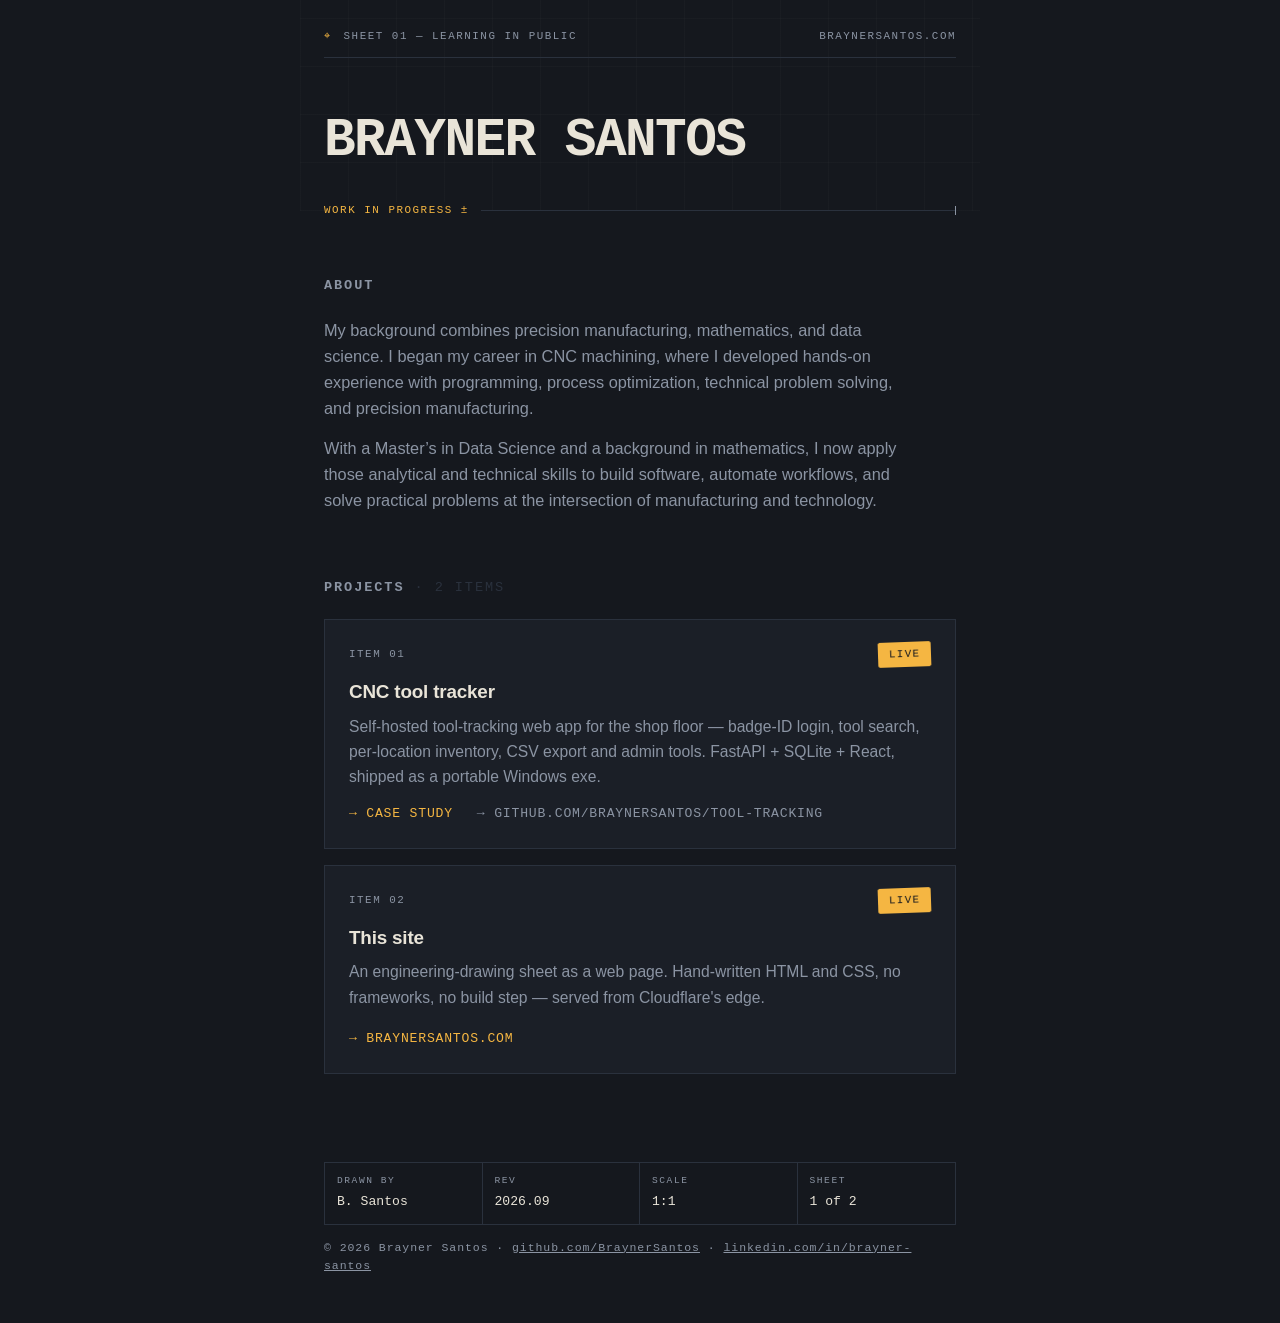
<file: index.html>
<!DOCTYPE html>
<html lang="en">
<head>
  <meta charset="utf-8">
  <meta name="viewport" content="width=device-width, initial-scale=1">
  <title>Brayner Santos</title>
  <meta name="description" content="Brayner Santos — learning in public, building things with code.">
  <link rel="stylesheet" href="styles.css">
  <link rel="icon" type="image/svg+xml" href="assets/favicon.svg">
  <meta property="og:title" content="Brayner Santos">
  <meta property="og:description" content="Learning in public — building things with code.">
  <meta property="og:url" content="https://braynersantos.com">
</head>
<body>
  <header class="hero">
    <div class="sheet-head">
      <span class="mark">⌖</span>
      <span class="sheet-label">SHEET 01 — LEARNING IN PUBLIC</span>
      <span class="sheet-label right">BRAYNERSANTOS.COM</span>
    </div>

    <h1>Brayner&nbsp;Santos</h1>

    <div class="dim"><span>WORK IN PROGRESS ±</span></div>
  </header>

  <main>
    <section class="about">
      <h2>About</h2>
      <p>My background combines precision manufacturing, mathematics, and data
         science. I began my career in CNC machining, where I developed
         hands-on experience with programming, process optimization, technical
         problem solving, and precision manufacturing.</p>
      <p>With a Master&rsquo;s in Data Science and a background in mathematics,
         I now apply those analytical and technical skills to build software,
         automate workflows, and solve practical problems at the intersection
         of manufacturing and technology.</p>
    </section>

    <section class="projects">
      <h2>Projects <span class="count">· 2 items</span></h2>
      <ul class="project-list">
        <li class="project-card">
          <div class="card-head">
            <span class="item-no">ITEM 01</span>
            <span class="stamp live">Live</span>
          </div>
          <h3>CNC tool tracker</h3>
          <p>Self-hosted tool-tracking web app for the shop floor — badge-ID
             login, tool search, per-location inventory, CSV export and admin
             tools. FastAPI + SQLite + React, shipped as a portable Windows exe.</p>
          <div class="card-links">
            <a class="card-link" href="projects/cnc-tool-inventory/">→ Case study</a>
            <a class="card-link secondary" href="https://github.com/BraynerSantos/tool-tracking">→ github.com/BraynerSantos/tool-tracking</a>
          </div>
        </li>
        <li class="project-card">
          <div class="card-head">
            <span class="item-no">ITEM 02</span>
            <span class="stamp live">Live</span>
          </div>
          <h3>This site</h3>
          <p>An engineering-drawing sheet as a web page. Hand-written HTML and
             CSS, no frameworks, no build step — served from Cloudflare's edge.</p>
          <a class="card-link" href="https://braynersantos.com">→ braynersantos.com</a>
        </li>
      </ul>
    </section>
  </main>

  <footer>
    <div class="titleblock">
      <div><span class="tb-label">Drawn by</span><span class="tb-value">B. Santos</span></div>
      <div><span class="tb-label">Rev</span><span class="tb-value">2026.09</span></div>
      <div><span class="tb-label">Scale</span><span class="tb-value">1:1</span></div>
      <div><span class="tb-label">Sheet</span><span class="tb-value">1 of 2</span></div>
    </div>
    <p class="colophon">© 2026 Brayner Santos · <a href="https://github.com/BraynerSantos">github.com/BraynerSantos</a> · <a href="https://www.linkedin.com/in/brayner-santos/">linkedin.com/in/brayner-santos</a></p>
  </footer>
</body>
</html>
</file>
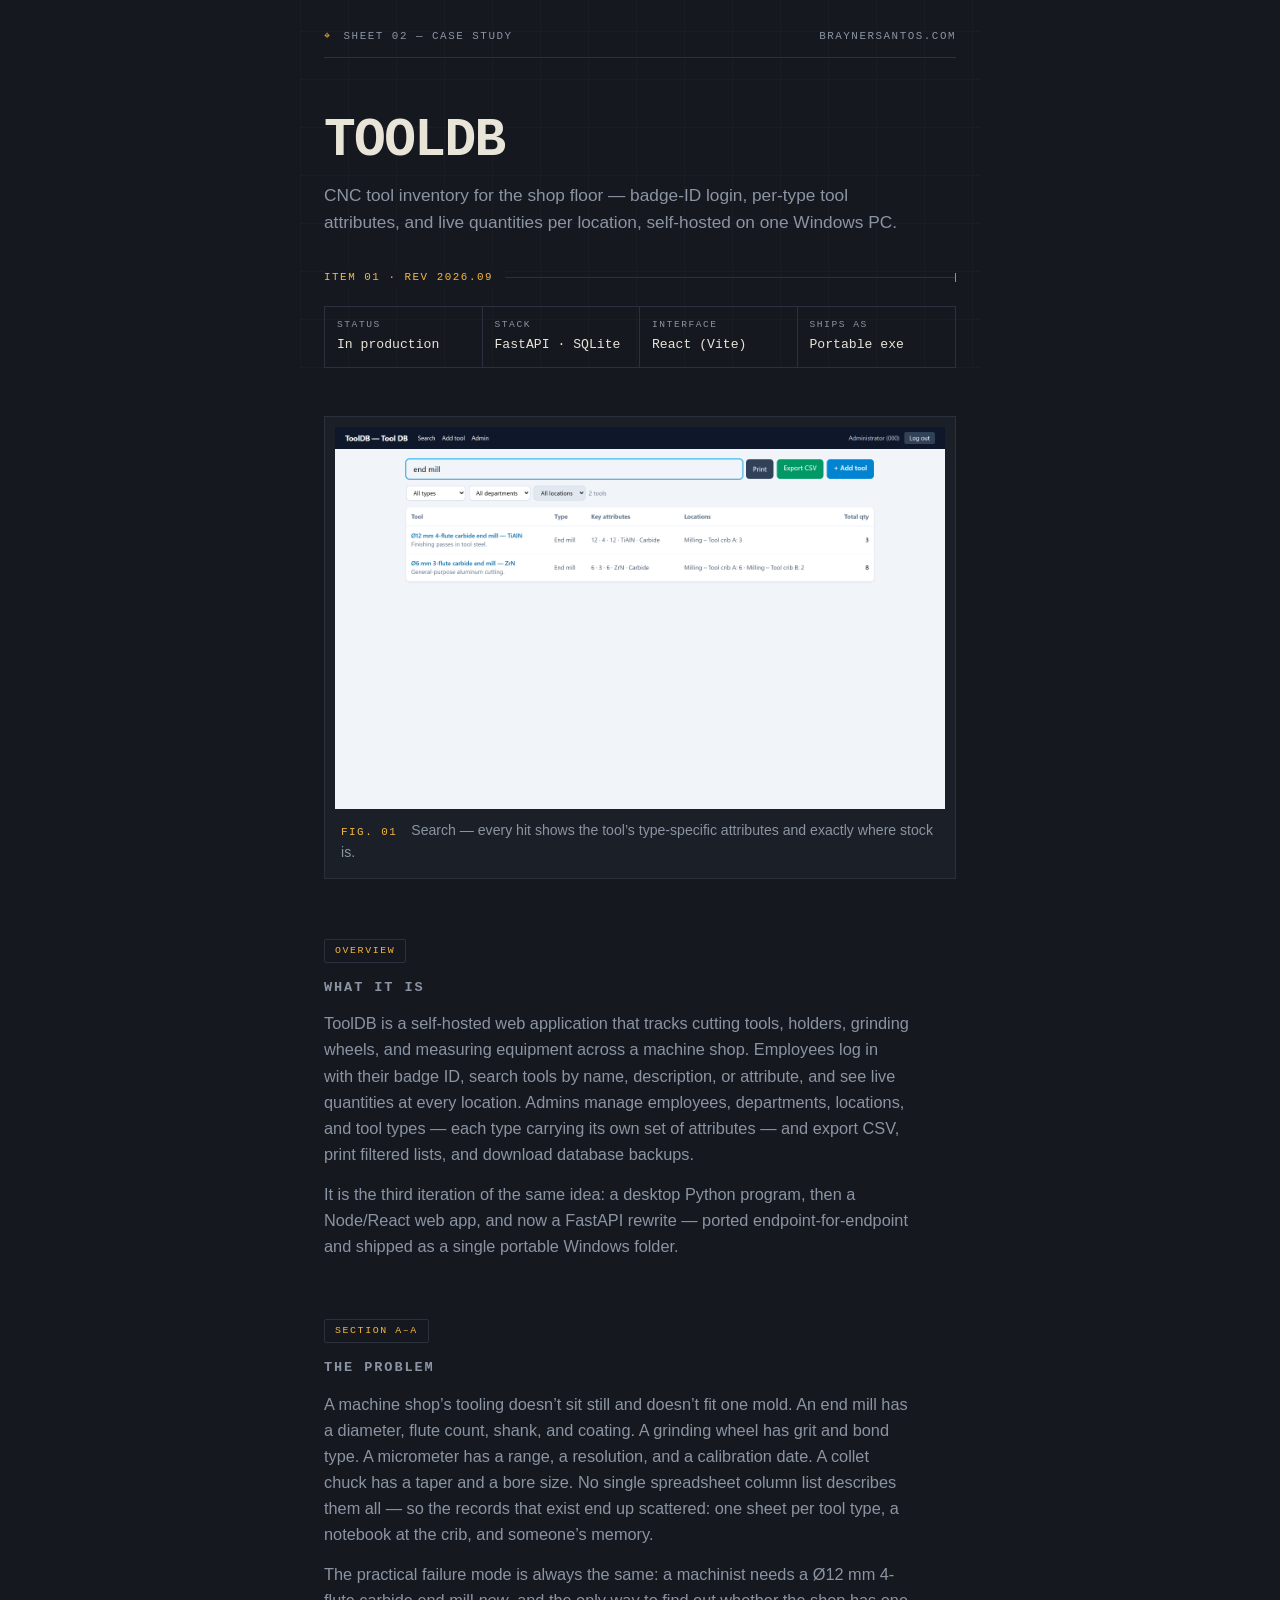
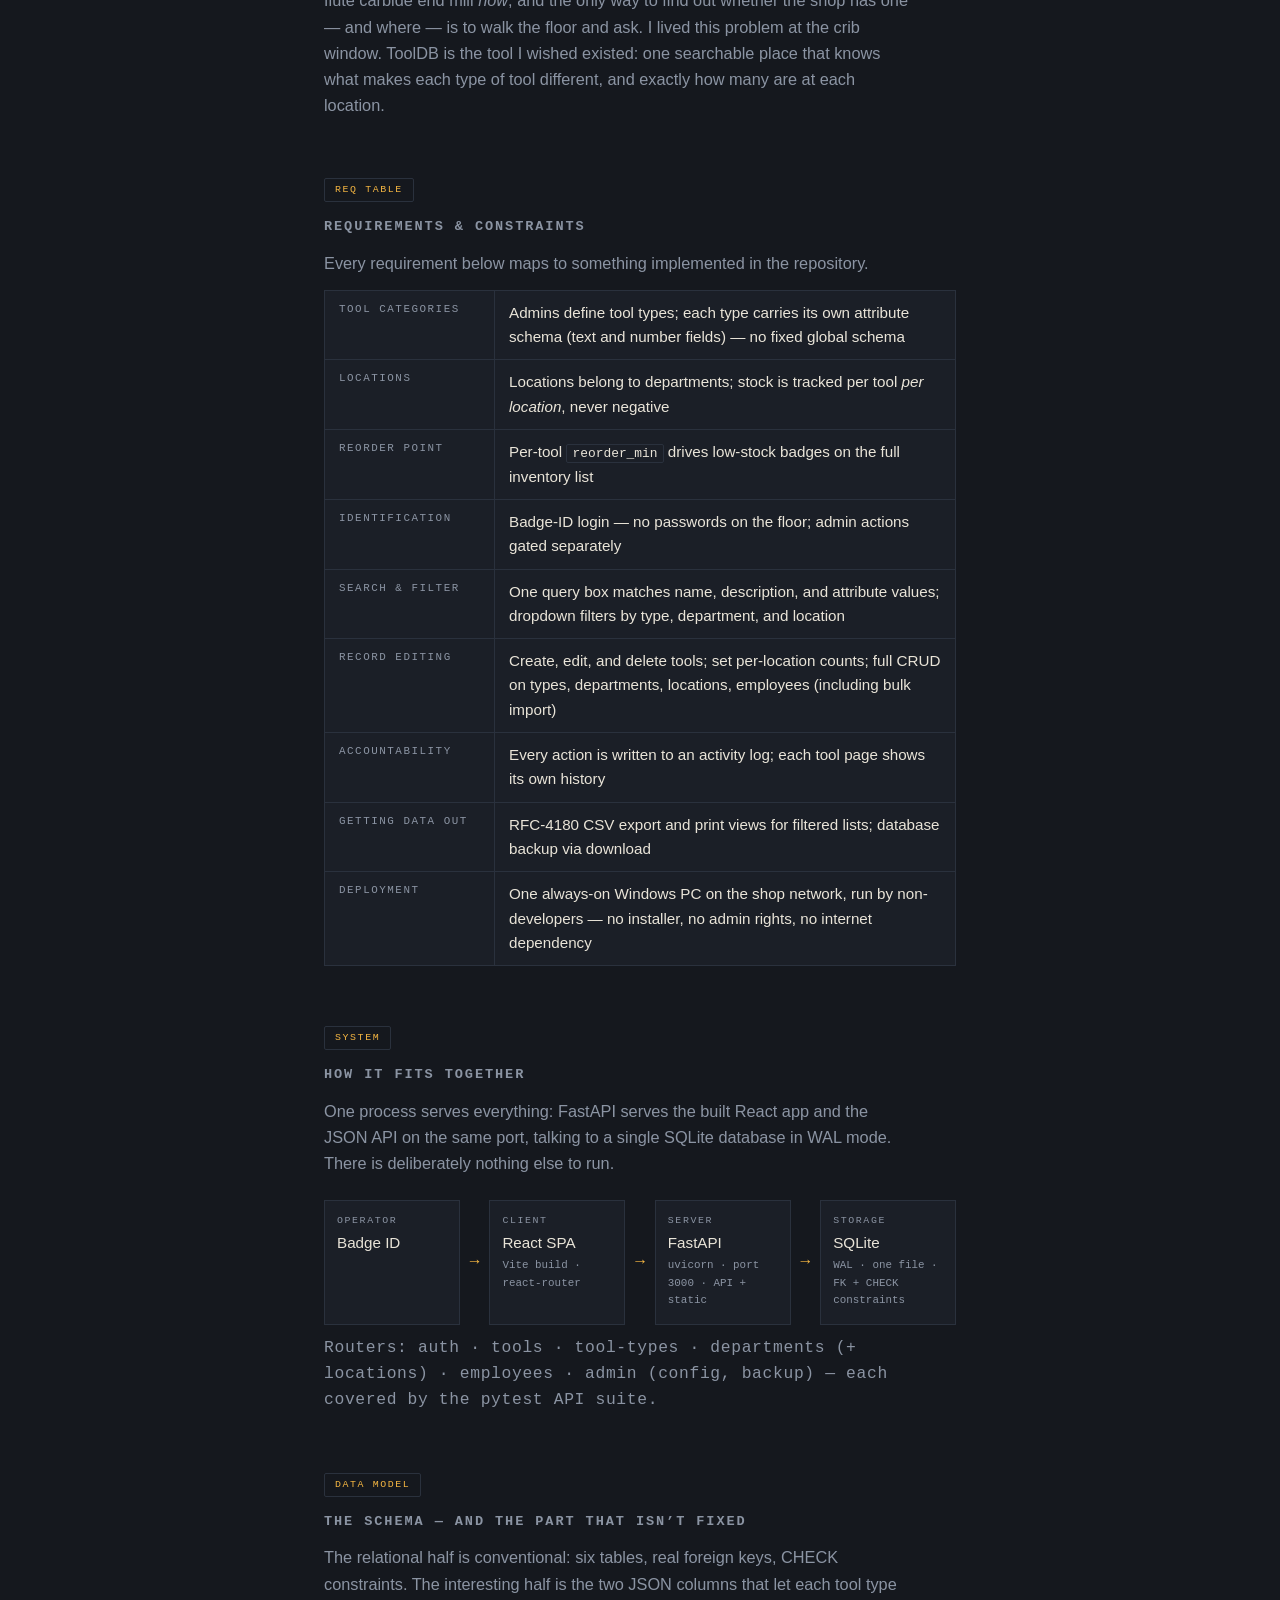
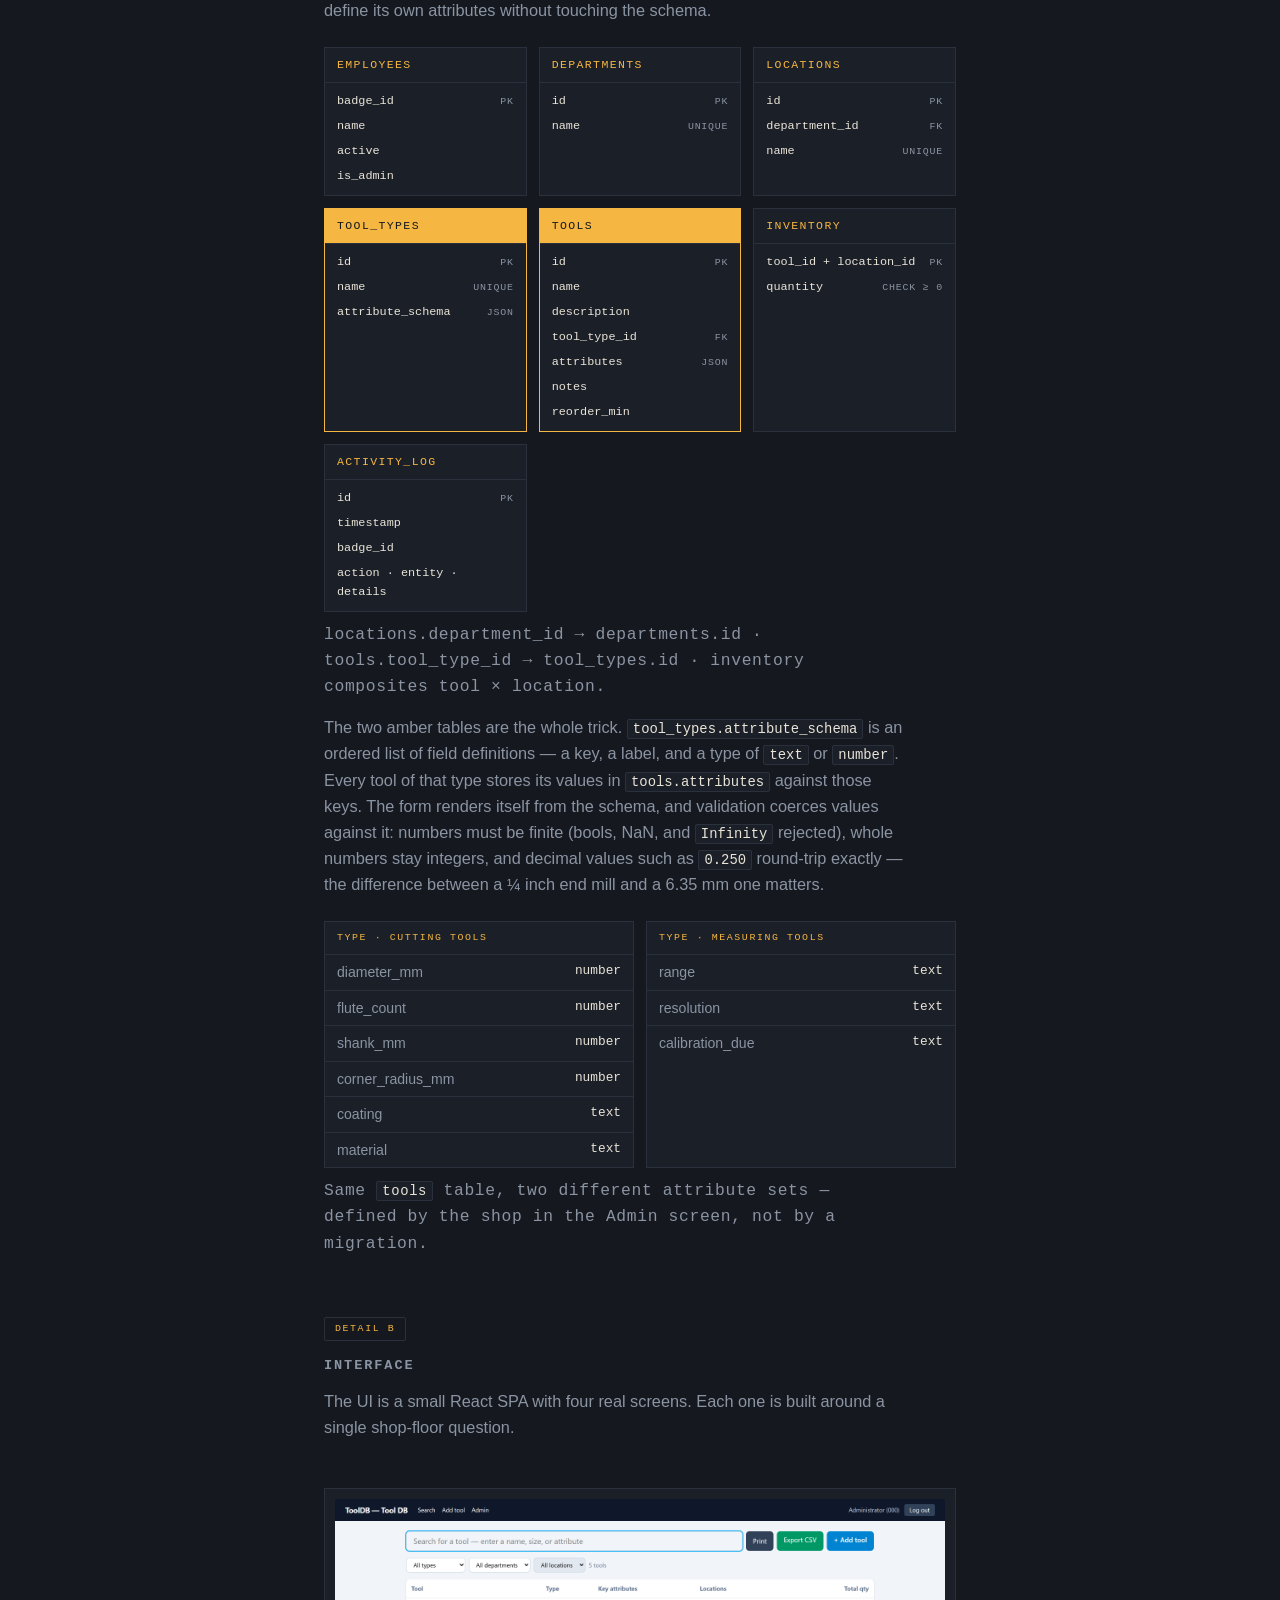
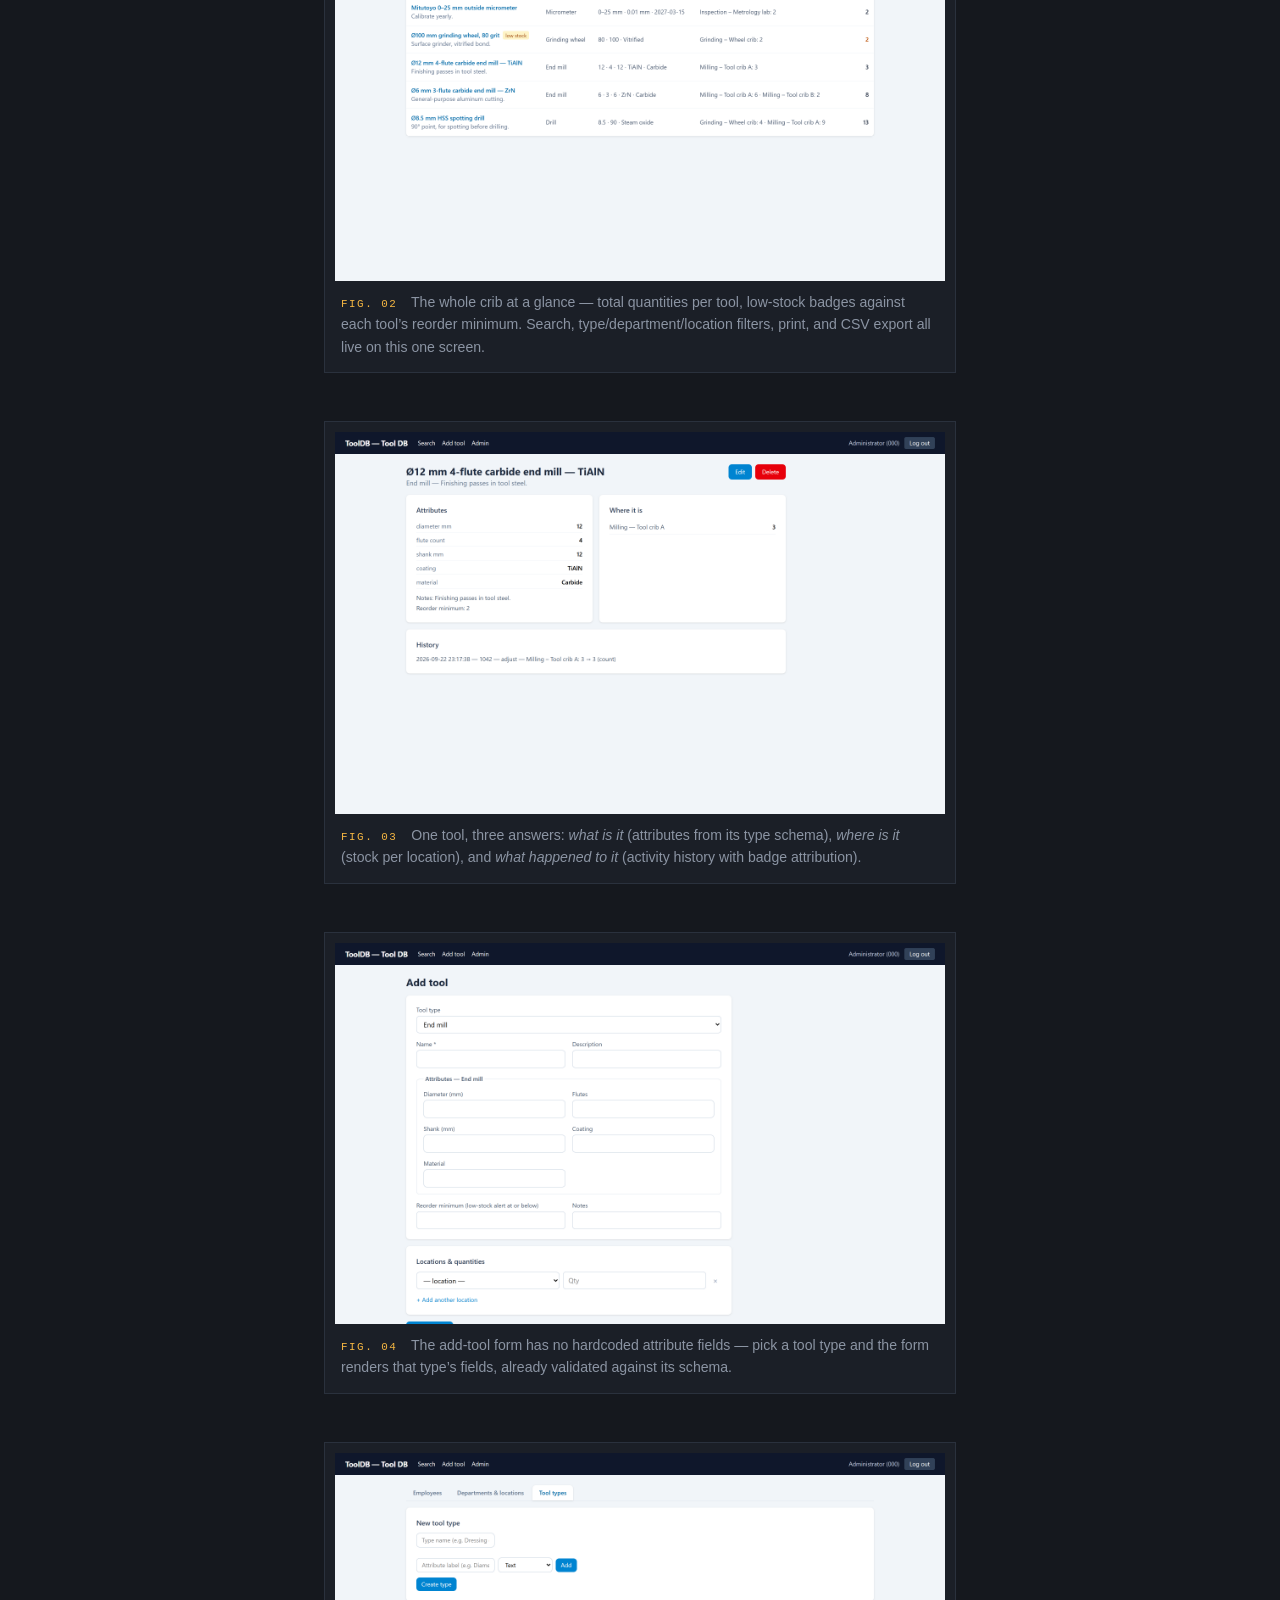
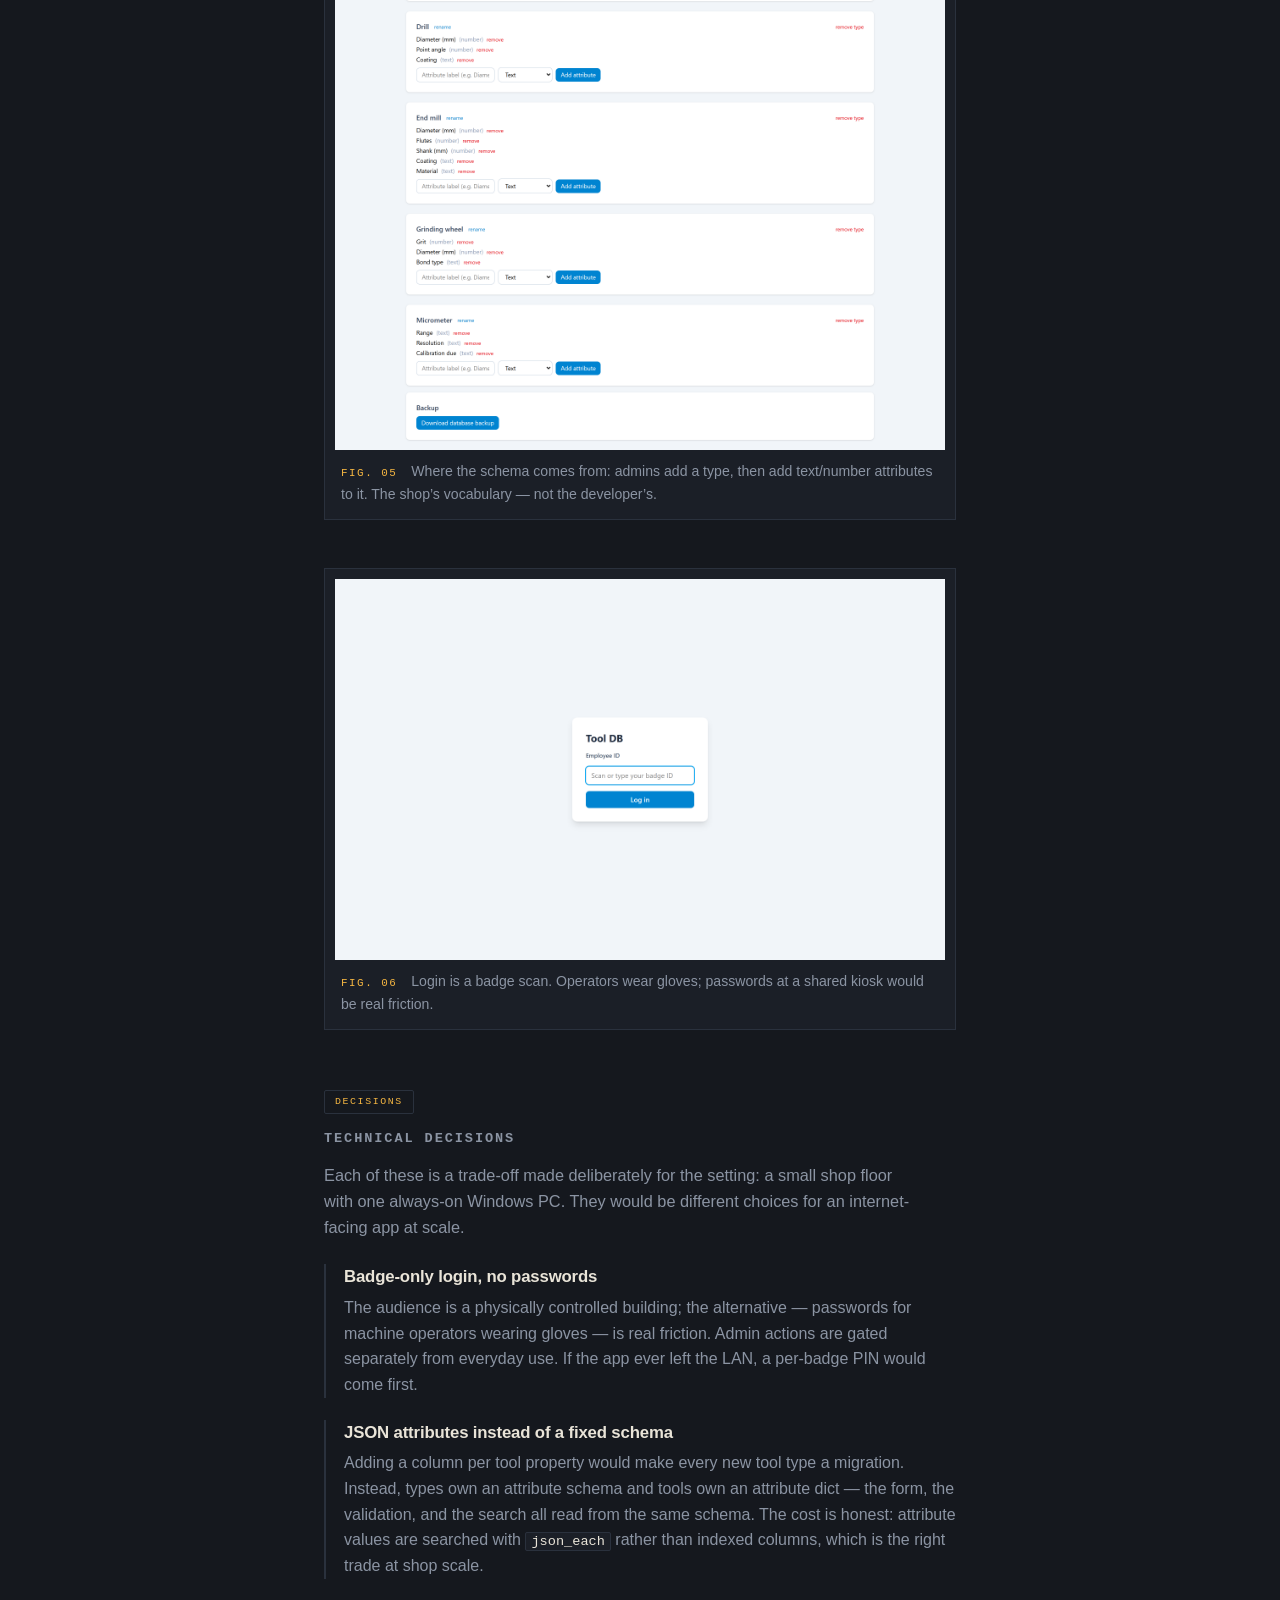
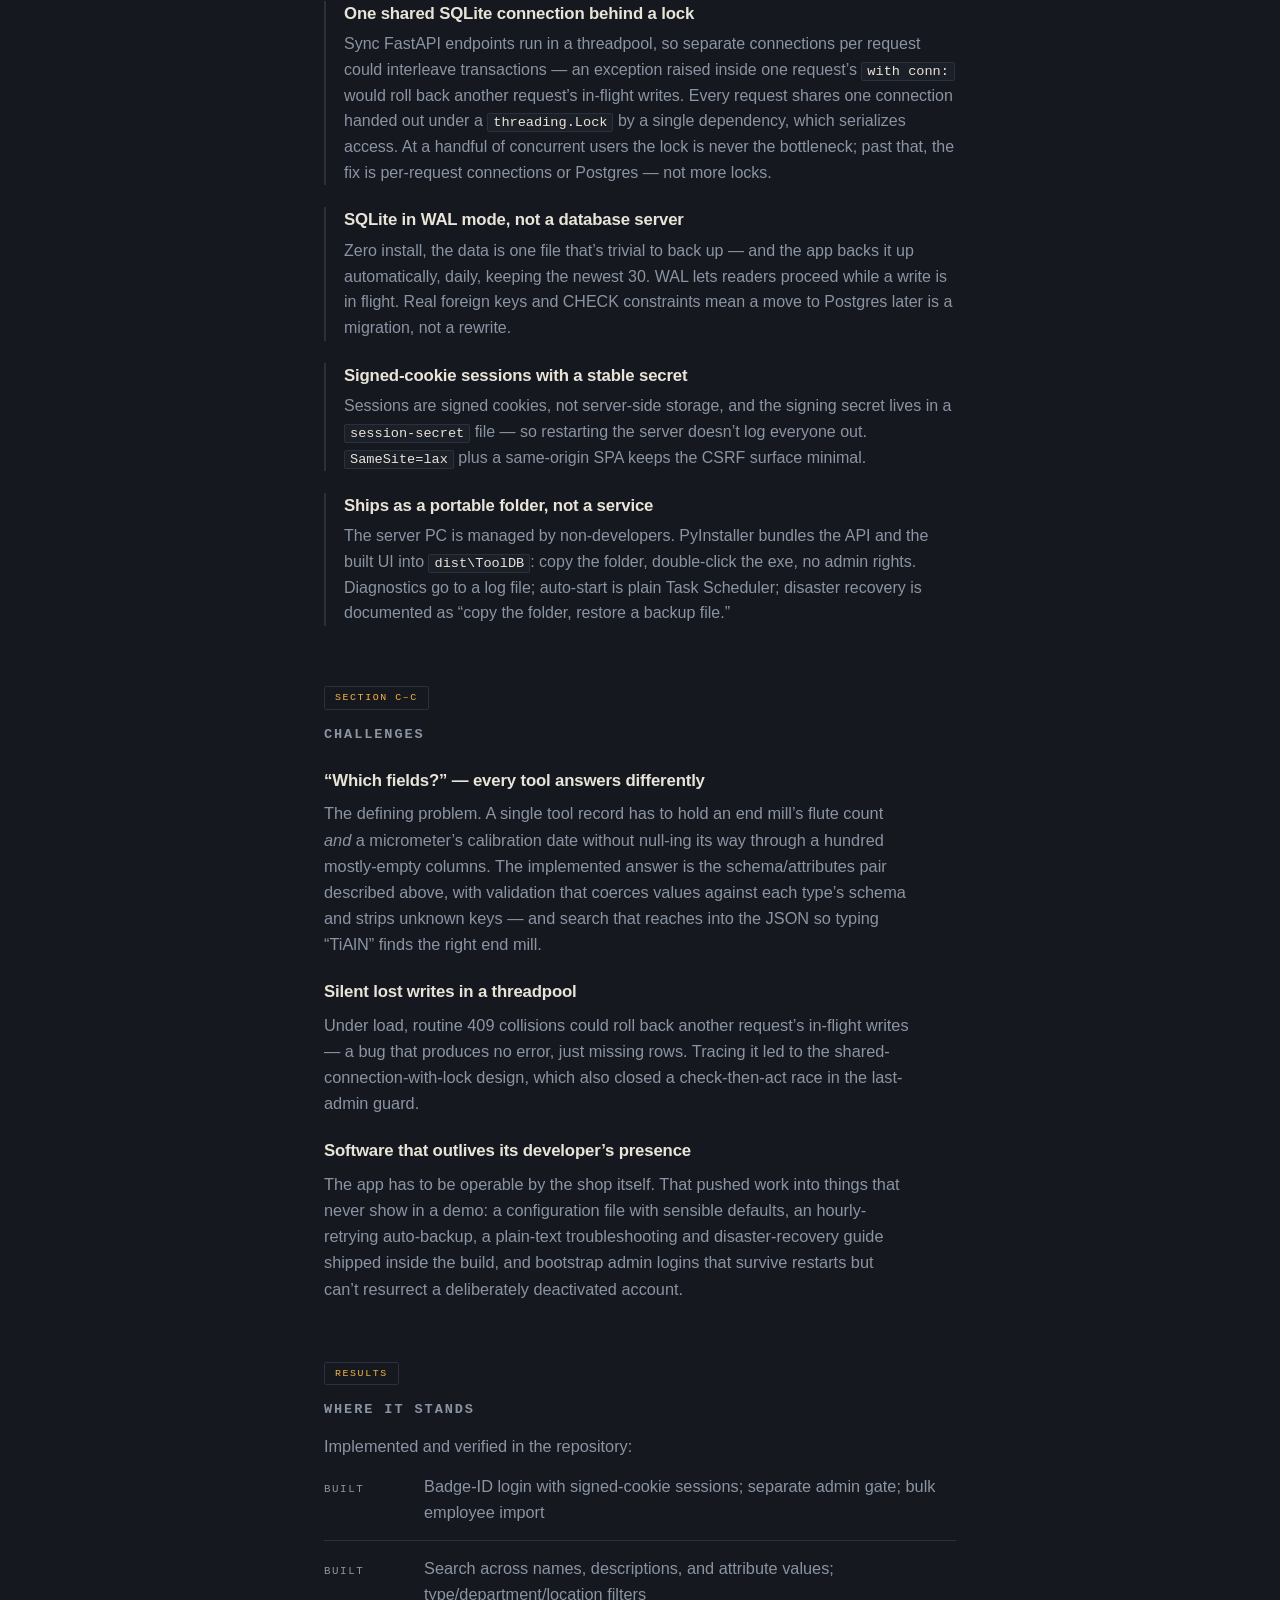
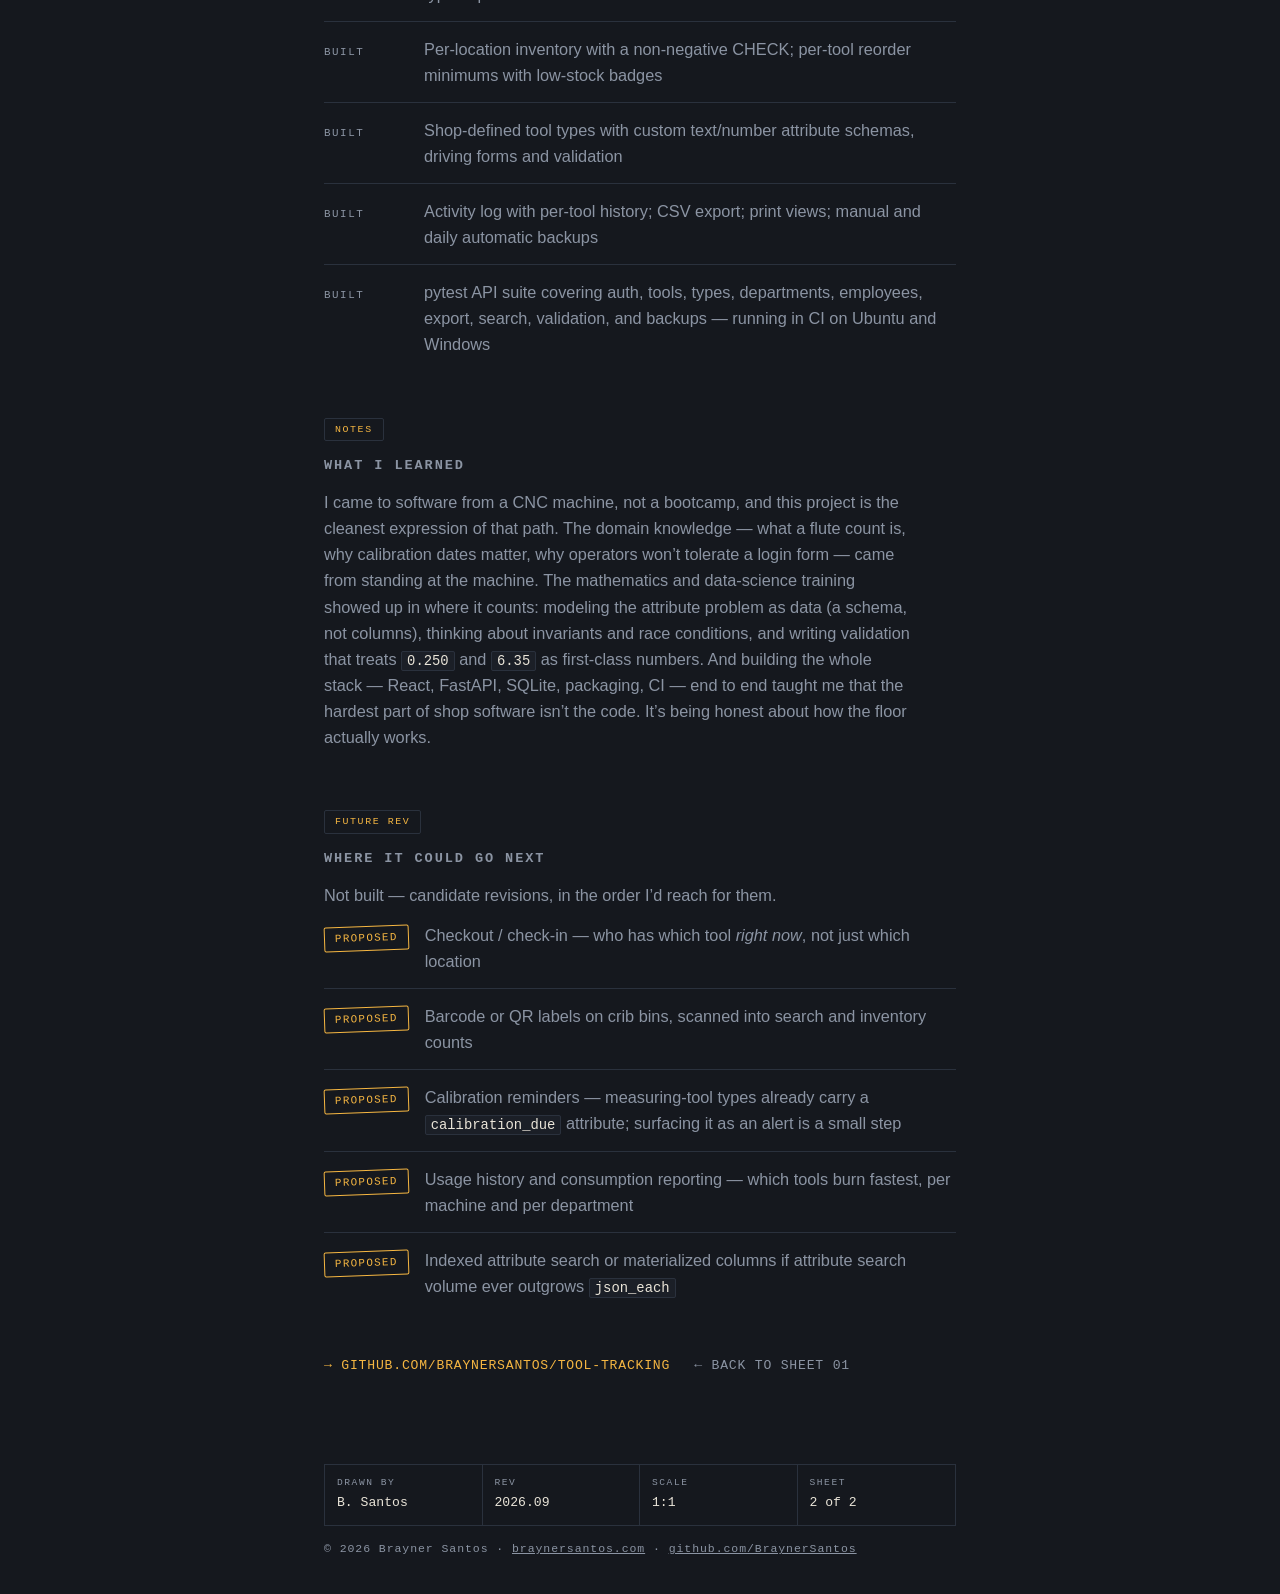
<file: projects/cnc-tool-inventory/index.html>
<!DOCTYPE html>
<html lang="en">
<head>
  <meta charset="utf-8">
  <meta name="viewport" content="width=device-width, initial-scale=1">
  <title>ToolDB — CNC Tool Inventory · Case Study | Brayner Santos</title>
  <meta name="description" content="Case study: ToolDB, a self-hosted CNC tool-inventory app — badge-ID login, per-type custom attributes, per-location stock, CSV export. FastAPI + SQLite + React.">
  <link rel="stylesheet" href="../../styles.css">
  <link rel="icon" type="image/svg+xml" href="../../assets/favicon.svg">
  <meta property="og:title" content="ToolDB — CNC Tool Inventory · Case Study">
  <meta property="og:description" content="A self-hosted tool-inventory system for the shop floor, built by someone who has stood at the crib window.">
</head>
<body>
  <header class="hero">
    <div class="sheet-head">
      <span class="mark">⌖</span>
      <span class="sheet-label">SHEET 02 — CASE STUDY</span>
      <span class="sheet-label right">BRAYNERSANTOS.COM</span>
    </div>

    <h1>ToolDB</h1>
    <p class="tagline">CNC tool inventory for the shop floor — badge-ID login,
       per-type tool attributes, and live quantities per location, self-hosted
       on one Windows PC.</p>

    <div class="dim"><span>ITEM 01 · REV 2026.09</span></div>

    <div class="titleblock case-meta">
      <div><span class="tb-label">Status</span><span class="tb-value">In production</span></div>
      <div><span class="tb-label">Stack</span><span class="tb-value">FastAPI · SQLite</span></div>
      <div><span class="tb-label">Interface</span><span class="tb-value">React (Vite)</span></div>
      <div><span class="tb-label">Ships as</span><span class="tb-value">Portable exe</span></div>
    </div>
  </header>

  <main>
    <!-- hero visual -->
    <figure class="shot">
      <img src="img/search.png" width="2880" height="1800"
           alt="ToolDB search page: a query for “end mill” filtered by type, department, and location, showing each tool’s key attributes, its locations with quantities, and total quantity">
      <figcaption><span class="fig-no">FIG. 01</span> Search — every hit shows the
         tool&rsquo;s type-specific attributes and exactly where stock is.</figcaption>
    </figure>

    <section class="cs-section">
      <span class="view-tag">OVERVIEW</span>
      <h2>What it is</h2>
      <p>ToolDB is a self-hosted web application that tracks cutting tools,
         holders, grinding wheels, and measuring equipment across a machine
         shop. Employees log in with their badge ID, search tools by name,
         description, or attribute, and see live quantities at every location.
         Admins manage employees, departments, locations, and tool types —
         each type carrying its own set of attributes — and export CSV,
         print filtered lists, and download database backups.</p>
      <p>It is the third iteration of the same idea: a desktop Python program,
         then a Node/React web app, and now a FastAPI rewrite — ported
         endpoint-for-endpoint and shipped as a single portable Windows
         folder.</p>
    </section>

    <section class="cs-section">
      <span class="view-tag">SECTION A–A</span>
      <h2>The problem</h2>
      <p>A machine shop&rsquo;s tooling doesn&rsquo;t sit still and doesn&rsquo;t
         fit one mold. An end mill has a diameter, flute count, shank, and
         coating. A grinding wheel has grit and bond type. A micrometer has a
         range, a resolution, and a calibration date. A collet chuck has a
         taper and a bore size. No single spreadsheet column list describes
         them all — so the records that exist end up scattered: one sheet per
         tool type, a notebook at the crib, and someone&rsquo;s memory.</p>
      <p>The practical failure mode is always the same: a machinist needs a
         Ø12&nbsp;mm 4-flute carbide end mill <em>now</em>, and the only way to
         find out whether the shop has one — and where — is to walk the floor
         and ask. I lived this problem at the crib window. ToolDB is the tool
         I wished existed: one searchable place that knows what makes each
         type of tool different, and exactly how many are at each location.</p>
    </section>

    <section class="cs-section">
      <span class="view-tag">REQ TABLE</span>
      <h2>Requirements &amp; constraints</h2>
      <p>Every requirement below maps to something implemented in the
         repository.</p>
      <table class="spec-table">
        <tbody>
          <tr><th>Tool categories</th><td>Admins define tool types; each type carries its own attribute schema (text and number fields) — no fixed global schema</td></tr>
          <tr><th>Locations</th><td>Locations belong to departments; stock is tracked per tool <em>per location</em>, never negative</td></tr>
          <tr><th>Reorder point</th><td>Per-tool <code>reorder_min</code> drives low-stock badges on the full inventory list</td></tr>
          <tr><th>Identification</th><td>Badge-ID login — no passwords on the floor; admin actions gated separately</td></tr>
          <tr><th>Search &amp; filter</th><td>One query box matches name, description, and attribute values; dropdown filters by type, department, and location</td></tr>
          <tr><th>Record editing</th><td>Create, edit, and delete tools; set per-location counts; full CRUD on types, departments, locations, employees (including bulk import)</td></tr>
          <tr><th>Accountability</th><td>Every action is written to an activity log; each tool page shows its own history</td></tr>
          <tr><th>Getting data out</th><td>RFC-4180 CSV export and print views for filtered lists; database backup via download</td></tr>
          <tr><th>Deployment</th><td>One always-on Windows PC on the shop network, run by non-developers — no installer, no admin rights, no internet dependency</td></tr>
        </tbody>
      </table>
    </section>

    <section class="cs-section">
      <span class="view-tag">SYSTEM</span>
      <h2>How it fits together</h2>
      <p>One process serves everything: FastAPI serves the built React app and
         the JSON API on the same port, talking to a single SQLite database in
         WAL mode. There is deliberately nothing else to run.</p>
      <div class="arch" role="img" aria-label="Architecture: machinist’s badge → React single-page app → FastAPI API and static server → SQLite database (WAL) on the shop’s Windows PC">
        <div class="arch-node"><span class="arch-k">OPERATOR</span>Badge ID</div>
        <span class="arch-arrow" aria-hidden="true">→</span>
        <div class="arch-node"><span class="arch-k">CLIENT</span>React SPA<span class="arch-sub">Vite build · react-router</span></div>
        <span class="arch-arrow" aria-hidden="true">→</span>
        <div class="arch-node"><span class="arch-k">SERVER</span>FastAPI<span class="arch-sub">uvicorn · port 3000 · API + static</span></div>
        <span class="arch-arrow" aria-hidden="true">→</span>
        <div class="arch-node"><span class="arch-k">STORAGE</span>SQLite<span class="arch-sub">WAL · one file · FK + CHECK constraints</span></div>
      </div>
      <p class="fine">Routers: auth · tools · tool-types · departments (+ locations) ·
         employees · admin (config, backup) — each covered by the pytest API
         suite.</p>
    </section>

    <section class="cs-section">
      <span class="view-tag">DATA MODEL</span>
      <h2>The schema — and the part that isn&rsquo;t fixed</h2>
      <p>The relational half is conventional: six tables, real foreign keys,
         CHECK constraints. The interesting half is the two JSON columns that
         let each tool type define its own attributes without touching the
         schema.</p>

      <div class="schema-grid">
        <div class="db-table">
          <div class="db-name">employees</div>
          <ul>
            <li><span class="k">badge_id</span><span class="t">PK</span></li>
            <li><span class="k">name</span></li>
            <li><span class="k">active</span></li>
            <li><span class="k">is_admin</span></li>
          </ul>
        </div>
        <div class="db-table">
          <div class="db-name">departments</div>
          <ul>
            <li><span class="k">id</span><span class="t">PK</span></li>
            <li><span class="k">name</span><span class="t">UNIQUE</span></li>
          </ul>
        </div>
        <div class="db-table">
          <div class="db-name">locations</div>
          <ul>
            <li><span class="k">id</span><span class="t">PK</span></li>
            <li><span class="k">department_id</span><span class="t">FK</span></li>
            <li><span class="k">name</span><span class="t">UNIQUE</span></li>
          </ul>
        </div>
        <div class="db-table highlight">
          <div class="db-name">tool_types</div>
          <ul>
            <li><span class="k">id</span><span class="t">PK</span></li>
            <li><span class="k">name</span><span class="t">UNIQUE</span></li>
            <li><span class="k">attribute_schema</span><span class="t">JSON</span></li>
          </ul>
        </div>
        <div class="db-table highlight">
          <div class="db-name">tools</div>
          <ul>
            <li><span class="k">id</span><span class="t">PK</span></li>
            <li><span class="k">name</span></li>
            <li><span class="k">description</span></li>
            <li><span class="k">tool_type_id</span><span class="t">FK</span></li>
            <li><span class="k">attributes</span><span class="t">JSON</span></li>
            <li><span class="k">notes</span></li>
            <li><span class="k">reorder_min</span></li>
          </ul>
        </div>
        <div class="db-table">
          <div class="db-name">inventory</div>
          <ul>
            <li><span class="k">tool_id + location_id</span><span class="t">PK</span></li>
            <li><span class="k">quantity</span><span class="t">CHECK ≥ 0</span></li>
          </ul>
        </div>
        <div class="db-table">
          <div class="db-name">activity_log</div>
          <ul>
            <li><span class="k">id</span><span class="t">PK</span></li>
            <li><span class="k">timestamp</span></li>
            <li><span class="k">badge_id</span></li>
            <li><span class="k">action · entity · details</span></li>
          </ul>
        </div>
      </div>
      <p class="fine">locations.department_id → departments.id · tools.tool_type_id →
         tool_types.id · inventory composites tool × location.</p>

      <p>The two amber tables are the whole trick. <code>tool_types.attribute_schema</code>
         is an ordered list of field definitions — a key, a label, and a type
         of <code>text</code> or <code>number</code>. Every tool of that type
         stores its values in <code>tools.attributes</code> against those keys.
         The form renders itself from the schema, and validation coerces
         values against it: numbers must be finite (bools, NaN, and
         <code>Infinity</code> rejected), whole numbers stay integers, and
         decimal values such as <code>0.250</code> round-trip exactly — the
         difference between a ¼&nbsp;inch end mill and a 6.35&nbsp;mm one
         matters.</p>

      <div class="attr-compare">
        <div class="attr-col">
          <div class="attr-head">TYPE · CUTTING TOOLS</div>
          <div class="attr-row"><span>diameter_mm</span><span>number</span></div>
          <div class="attr-row"><span>flute_count</span><span>number</span></div>
          <div class="attr-row"><span>shank_mm</span><span>number</span></div>
          <div class="attr-row"><span>corner_radius_mm</span><span>number</span></div>
          <div class="attr-row"><span>coating</span><span>text</span></div>
          <div class="attr-row"><span>material</span><span>text</span></div>
        </div>
        <div class="attr-col">
          <div class="attr-head">TYPE · MEASURING TOOLS</div>
          <div class="attr-row"><span>range</span><span>text</span></div>
          <div class="attr-row"><span>resolution</span><span>text</span></div>
          <div class="attr-row"><span>calibration_due</span><span>text</span></div>
        </div>
      </div>
      <p class="fine">Same <code>tools</code> table, two different attribute sets —
         defined by the shop in the Admin screen, not by a migration.</p>
    </section>

    <section class="cs-section">
      <span class="view-tag">DETAIL B</span>
      <h2>Interface</h2>
      <p>The UI is a small React SPA with four real screens. Each one is built
         around a single shop-floor question.</p>

      <figure class="shot">
        <img src="img/search-all.png" width="2880" height="1800"
             alt="Full tool list with type, key attributes, locations, and total quantity; a low-stock badge marks tools under their reorder minimum">
        <figcaption><span class="fig-no">FIG. 02</span> The whole crib at a
           glance — total quantities per tool, low-stock badges against each
           tool&rsquo;s reorder minimum. Search, type/department/location
           filters, print, and CSV export all live on this one screen.</figcaption>
      </figure>

      <figure class="shot">
        <img src="img/tool-detail.png" width="2880" height="1800"
             alt="Tool detail page: the end mill’s type-specific attributes on the left, its per-location stock on the right, and an activity history line showing who adjusted what">
        <figcaption><span class="fig-no">FIG. 03</span> One tool, three answers:
           <em>what is it</em> (attributes from its type schema), <em>where is
           it</em> (stock per location), and <em>what happened to it</em>
           (activity history with badge attribution).</figcaption>
      </figure>

      <figure class="shot">
        <img src="img/tool-form.png" width="2880" height="1800"
             alt="Add-tool form: attribute fields are generated from the selected tool type’s schema">
        <figcaption><span class="fig-no">FIG. 04</span> The add-tool form has no
           hardcoded attribute fields — pick a tool type and the form renders
           that type&rsquo;s fields, already validated against its schema.</figcaption>
      </figure>

      <figure class="shot">
        <img src="img/admin-tooltypes.png" width="2880" height="2820"
             alt="Admin tool-types screen: defining a new type and editing attribute schemas for drill, end mill, grinding wheel, and micrometer types">
        <figcaption><span class="fig-no">FIG. 05</span> Where the schema comes
           from: admins add a type, then add text/number attributes to it. The
           shop&rsquo;s vocabulary — not the developer&rsquo;s.</figcaption>
      </figure>

      <figure class="shot">
        <img src="img/login.png" width="2880" height="1800"
             alt="Login screen: scan or type a badge ID — no password field">
        <figcaption><span class="fig-no">FIG. 06</span> Login is a badge scan.
           Operators wear gloves; passwords at a shared kiosk would be real
           friction.</figcaption>
      </figure>
    </section>

    <section class="cs-section">
      <span class="view-tag">DECISIONS</span>
      <h2>Technical decisions</h2>
      <p>Each of these is a trade-off made deliberately for the setting: a
         small shop floor with one always-on Windows PC. They would be
         different choices for an internet-facing app at scale.</p>
      <ol class="decision-list">
        <li>
          <h3>Badge-only login, no passwords</h3>
          <p>The audience is a physically controlled building; the alternative
             — passwords for machine operators wearing gloves — is real
             friction. Admin actions are gated separately from everyday use.
             If the app ever left the LAN, a per-badge PIN would come first.</p>
        </li>
        <li>
          <h3>JSON attributes instead of a fixed schema</h3>
          <p>Adding a column per tool property would make every new tool type
             a migration. Instead, types own an attribute schema and tools own
             an attribute dict — the form, the validation, and the search all
             read from the same schema. The cost is honest: attribute values
             are searched with <code>json_each</code> rather than indexed
             columns, which is the right trade at shop scale.</p>
        </li>
        <li>
          <h3>One shared SQLite connection behind a lock</h3>
          <p>Sync FastAPI endpoints run in a threadpool, so separate
             connections per request could interleave transactions — an
             exception raised inside one request&rsquo;s <code>with conn:</code>
             would roll back another request&rsquo;s in-flight writes. Every
             request shares one connection handed out under a
             <code>threading.Lock</code> by a single dependency, which
             serializes access. At a handful of concurrent users the lock is
             never the bottleneck; past that, the fix is per-request
             connections or Postgres — not more locks.</p>
        </li>
        <li>
          <h3>SQLite in WAL mode, not a database server</h3>
          <p>Zero install, the data is one file that&rsquo;s trivial to back up
             — and the app backs it up automatically, daily, keeping the
             newest 30. WAL lets readers proceed while a write is in flight.
             Real foreign keys and CHECK constraints mean a move to Postgres
             later is a migration, not a rewrite.</p>
        </li>
        <li>
          <h3>Signed-cookie sessions with a stable secret</h3>
          <p>Sessions are signed cookies, not server-side storage, and the
             signing secret lives in a <code>session-secret</code> file — so
             restarting the server doesn&rsquo;t log everyone out.
             <code>SameSite=lax</code> plus a same-origin SPA keeps the CSRF
             surface minimal.</p>
        </li>
        <li>
          <h3>Ships as a portable folder, not a service</h3>
          <p>The server PC is managed by non-developers. PyInstaller bundles
             the API and the built UI into <code>dist\ToolDB</code>: copy the
             folder, double-click the exe, no admin rights. Diagnostics go to
             a log file; auto-start is plain Task Scheduler; disaster recovery
             is documented as &ldquo;copy the folder, restore a backup
             file.&rdquo;</p>
        </li>
      </ol>
    </section>

    <section class="cs-section">
      <span class="view-tag">SECTION C–C</span>
      <h2>Challenges</h2>
      <h3>&ldquo;Which fields?&rdquo; — every tool answers differently</h3>
      <p>The defining problem. A single tool record has to hold an end
         mill&rsquo;s flute count <em>and</em> a micrometer&rsquo;s calibration
         date without null-ing its way through a hundred mostly-empty columns.
         The implemented answer is the schema/attributes pair described above,
         with validation that coerces values against each type&rsquo;s schema
         and strips unknown keys — and search that reaches into the JSON so
         typing &ldquo;TiAlN&rdquo; finds the right end mill.</p>
      <h3>Silent lost writes in a threadpool</h3>
      <p>Under load, routine 409 collisions could roll back another
         request&rsquo;s in-flight writes — a bug that produces no error, just
         missing rows. Tracing it led to the shared-connection-with-lock design,
         which also closed a check-then-act race in the last-admin guard.</p>
      <h3>Software that outlives its developer&rsquo;s presence</h3>
      <p>The app has to be operable by the shop itself. That pushed work into
         things that never show in a demo: a configuration file with sensible
         defaults, an hourly-retrying auto-backup, a plain-text troubleshooting
         and disaster-recovery guide shipped inside the build, and bootstrap
         admin logins that survive restarts but can&rsquo;t resurrect a
         deliberately deactivated account.</p>
    </section>

    <section class="cs-section">
      <span class="view-tag">RESULTS</span>
      <h2>Where it stands</h2>
      <p>Implemented and verified in the repository:</p>
      <ul class="feature-list">
        <li><span class="feat-no">BUILT</span><div>Badge-ID login with signed-cookie sessions; separate admin gate; bulk employee import</div></li>
        <li><span class="feat-no">BUILT</span><div>Search across names, descriptions, and attribute values; type/department/location filters</div></li>
        <li><span class="feat-no">BUILT</span><div>Per-location inventory with a non-negative CHECK; per-tool reorder minimums with low-stock badges</div></li>
        <li><span class="feat-no">BUILT</span><div>Shop-defined tool types with custom text/number attribute schemas, driving forms and validation</div></li>
        <li><span class="feat-no">BUILT</span><div>Activity log with per-tool history; CSV export; print views; manual and daily automatic backups</div></li>
        <li><span class="feat-no">BUILT</span><div>pytest API suite covering auth, tools, types, departments, employees, export, search, validation, and backups — running in CI on Ubuntu and Windows</div></li>
      </ul>
    </section>

    <section class="cs-section">
      <span class="view-tag">NOTES</span>
      <h2>What I learned</h2>
      <p>I came to software from a CNC machine, not a bootcamp, and this
         project is the cleanest expression of that path. The domain
         knowledge — what a flute count is, why calibration dates matter, why
         operators won&rsquo;t tolerate a login form — came from standing at
         the machine. The mathematics and data-science training showed up in
         where it counts: modeling the attribute problem as data (a schema,
         not columns), thinking about invariants and race conditions, and
         writing validation that treats <code>0.250</code> and
         <code>6.35</code> as first-class numbers. And building the whole
         stack — React, FastAPI, SQLite, packaging, CI — end to end taught me
         that the hardest part of shop software isn&rsquo;t the code. It&rsquo;s
         being honest about how the floor actually works.</p>
    </section>

    <section class="cs-section">
      <span class="view-tag">FUTURE REV</span>
      <h2>Where it could go next</h2>
      <p>Not built — candidate revisions, in the order I&rsquo;d reach for
         them.</p>
      <ul class="feature-list">
        <li><span class="stamp planned">Proposed</span><div>Checkout / check-in — who has which tool <em>right now</em>, not just which location</div></li>
        <li><span class="stamp planned">Proposed</span><div>Barcode or QR labels on crib bins, scanned into search and inventory counts</div></li>
        <li><span class="stamp planned">Proposed</span><div>Calibration reminders — measuring-tool types already carry a <code>calibration_due</code> attribute; surfacing it as an alert is a small step</div></li>
        <li><span class="stamp planned">Proposed</span><div>Usage history and consumption reporting — which tools burn fastest, per machine and per department</div></li>
        <li><span class="stamp planned">Proposed</span><div>Indexed attribute search or materialized columns if attribute search volume ever outgrows <code>json_each</code></div></li>
      </ul>
    </section>

    <section class="cs-section">
      <div class="card-links">
        <a class="card-link" href="https://github.com/BraynerSantos/tool-tracking">→ github.com/BraynerSantos/tool-tracking</a>
        <a class="card-link secondary" href="../../">← Back to sheet 01</a>
      </div>
    </section>
  </main>

  <footer>
    <div class="titleblock">
      <div><span class="tb-label">Drawn by</span><span class="tb-value">B. Santos</span></div>
      <div><span class="tb-label">Rev</span><span class="tb-value">2026.09</span></div>
      <div><span class="tb-label">Scale</span><span class="tb-value">1:1</span></div>
      <div><span class="tb-label">Sheet</span><span class="tb-value">2 of 2</span></div>
    </div>
    <p class="colophon">© 2026 Brayner Santos · <a href="../../">braynersantos.com</a> · <a href="https://github.com/BraynerSantos">github.com/BraynerSantos</a></p>
  </footer>
</body>
</html>
</file>
<file: styles.css>
:root {
  --bg: #15181e;
  --panel: #1b1f27;
  --line: #2a313d;
  --ink: #e9e4d8;
  --muted: #8b94a3;
  --amber: #f5b642;
  --mono: ui-monospace, "Cascadia Code", "SF Mono", Consolas, Menlo, monospace;
  --sans: -apple-system, "Segoe UI", Roboto, Helvetica, Arial, sans-serif;
}

* { box-sizing: border-box; }

body {
  margin: 0;
  background: var(--bg);
  color: var(--ink);
  font-family: var(--sans);
  line-height: 1.6;
  -webkit-font-smoothing: antialiased;
}

.hero, main, footer {
  max-width: 680px;
  margin: 0 auto;
  padding: 0 24px;
}

/* --- drawing-sheet header --- */

.hero {
  padding-top: 28px;
  background-image:
    repeating-linear-gradient(0deg,  rgba(255,255,255,0.018) 0 1px, transparent 1px 48px),
    repeating-linear-gradient(90deg, rgba(255,255,255,0.018) 0 1px, transparent 1px 48px);
}

.sheet-head {
  display: flex;
  align-items: baseline;
  gap: 12px;
  padding-bottom: 12px;
  border-bottom: 1px solid var(--line);
  font-family: var(--mono);
  font-size: 0.68rem;
  letter-spacing: 0.14em;
  text-transform: uppercase;
  color: var(--muted);
}

.sheet-head .mark { color: var(--amber); }
.sheet-head .right { margin-left: auto; }
.sheet-head .right { display: none; }
@media (min-width: 521px) { .sheet-head .right { display: inline; } }

h1 {
  margin: 56px 0 12px;
  font-family: var(--mono);
  font-size: clamp(2.1rem, 7vw, 3.3rem);
  font-weight: 700;
  letter-spacing: -0.03em;
  text-transform: uppercase;
  line-height: 1.05;
}

.tagline {
  margin: 0;
  max-width: 34em;
  color: var(--muted);
  font-size: 1.08rem;
}

/* dimension line: hairline with end ticks + label */
.dim {
  position: relative;
  height: 1px;
  background: var(--line);
  margin: 40px 0 0;
}
.dim::before, .dim::after {
  content: "";
  position: absolute;
  top: -4px;
  width: 1px;
  height: 9px;
  background: var(--muted);
}
.dim::before { left: 0; }
.dim::after { right: 0; }
.dim span {
  position: absolute;
  left: 0;
  top: -0.7em;
  padding-right: 12px;
  background: var(--bg);
  font-family: var(--mono);
  font-size: 0.68rem;
  letter-spacing: 0.14em;
  text-transform: uppercase;
  color: var(--amber);
}

/* --- about --- */

.about { margin-top: 64px; }
.about p { margin: 0 0 14px; max-width: 36em; color: var(--muted); font-size: 1.02rem; }
.about p:last-child { margin-bottom: 0; }

/* --- projects as parts list --- */

.projects { margin-top: 64px; }

h2 {
  margin: 0 0 20px;
  font-family: var(--mono);
  font-size: 0.85rem;
  font-weight: 600;
  text-transform: uppercase;
  letter-spacing: 0.14em;
  color: var(--muted);
}
h2 .count { color: var(--line); font-weight: 400; }

.project-list {
  list-style: none;
  margin: 0;
  padding: 0;
  display: grid;
  gap: 16px;
}

.project-card {
  background: var(--panel);
  border: 1px solid var(--line);
  padding: 22px 24px 24px;
  transition: border-color 0.15s ease, transform 0.15s ease;
}
.project-card:hover {
  border-color: var(--amber);
  transform: translateY(-2px);
}

.card-head {
  display: flex;
  justify-content: space-between;
  align-items: center;
  gap: 12px;
  margin-bottom: 10px;
}

.item-no {
  font-family: var(--mono);
  font-size: 0.68rem;
  letter-spacing: 0.14em;
  color: var(--muted);
}

/* inspection stamps */
.stamp {
  font-family: var(--mono);
  font-size: 0.68rem;
  letter-spacing: 0.12em;
  text-transform: uppercase;
  color: var(--amber);
  border: 1px solid var(--amber);
  border-radius: 2px;
  padding: 3px 10px;
  transform: rotate(-2deg);
  white-space: nowrap;
}
.stamp.live { background: var(--amber); color: var(--bg); }

h3 { margin: 0 0 6px; font-size: 1.18rem; letter-spacing: -0.01em; }
.project-card p { margin: 0 0 14px; color: var(--muted); font-size: 0.98rem; }

.card-links {
  display: flex;
  flex-wrap: wrap;
  gap: 8px 24px;
}

.card-link {
  font-family: var(--mono);
  font-size: 0.82rem;
  letter-spacing: 0.06em;
  color: var(--amber);
  text-decoration: none;
  text-transform: uppercase;
}
.card-link:hover, .card-link:focus-visible { text-decoration: underline; }
.card-link.secondary { color: var(--muted); }
.card-link.secondary:hover, .card-link.secondary:focus-visible { color: var(--amber); }

/* --- case study: drawing view callouts --- */

.cs-section { margin-top: 56px; }
.cs-section:first-child { margin-top: 64px; }

.view-tag {
  display: inline-block;
  font-family: var(--mono);
  font-size: 0.62rem;
  letter-spacing: 0.16em;
  text-transform: uppercase;
  color: var(--amber);
  border: 1px solid var(--line);
  border-radius: 2px;
  padding: 3px 10px;
  margin-bottom: 14px;
}

.cs-section h2 { margin-bottom: 12px; }
.cs-section > p { margin: 0 0 14px; max-width: 36em; color: var(--muted); font-size: 1.02rem; }
.cs-section > p:last-child { margin-bottom: 0; }
.cs-section > p strong, .feature-list strong { color: var(--ink); font-weight: 600; }

.feature-list {
  list-style: none;
  margin: 0;
  padding: 0;
  display: grid;
  gap: 14px;
}
.feature-list li {
  display: flex;
  gap: 16px;
  align-items: baseline;
  padding-bottom: 14px;
  border-bottom: 1px solid var(--line);
}
.feature-list li:last-child { border-bottom: none; padding-bottom: 0; }
.feat-no {
  flex: none;
  font-family: var(--mono);
  font-size: 0.68rem;
  letter-spacing: 0.14em;
  color: var(--muted);
  min-width: 84px;
}
.feature-list div { color: var(--muted); font-size: 1.02rem; }

.spec-table {
  width: 100%;
  border-collapse: collapse;
  border: 1px solid var(--line);
  background: var(--panel);
}
.spec-table th, .spec-table td {
  padding: 10px 14px;
  border-bottom: 1px solid var(--line);
  text-align: left;
  vertical-align: top;
  font-size: 0.95rem;
}
.spec-table tr:last-child th, .spec-table tr:last-child td { border-bottom: none; }
.spec-table th {
  font-family: var(--mono);
  font-size: 0.68rem;
  font-weight: 400;
  letter-spacing: 0.14em;
  text-transform: uppercase;
  color: var(--muted);
  width: 170px;
  border-right: 1px solid var(--line);
}
.spec-table td { color: var(--ink); }

/* --- case study: hero meta / figures / diagrams --- */

.case-meta { margin-top: 28px; }

.shot {
  margin: 48px 0 0;
  border: 1px solid var(--line);
  background: var(--panel);
  padding: 10px;
}
.shot img { display: block; width: 100%; height: auto; }
.shot figcaption {
  padding: 10px 6px 4px;
  font-size: 0.88rem;
  color: var(--muted);
}
.fig-no {
  font-family: var(--mono);
  font-size: 0.68rem;
  letter-spacing: 0.14em;
  color: var(--amber);
  margin-right: 10px;
}

.cs-section h3 {
  margin: 22px 0 6px;
  font-size: 1.05rem;
}
.cs-section h3 + p { margin-top: 0; }
.cs-section code, .fine code {
  font-family: var(--mono);
  font-size: 0.85em;
  color: var(--ink);
  background: var(--panel);
  border: 1px solid var(--line);
  border-radius: 2px;
  padding: 1px 5px;
}
.fine {
  font-family: var(--mono);
  font-size: 0.72rem;
  letter-spacing: 0.04em;
  color: var(--muted);
}

/* architecture flow */
.arch {
  display: flex;
  align-items: stretch;
  gap: 10px;
  margin: 24px 0 10px;
}
.arch-node {
  flex: 1;
  border: 1px solid var(--line);
  background: var(--panel);
  padding: 12px 12px 14px;
  font-size: 0.95rem;
  display: flex;
  flex-direction: column;
  gap: 2px;
}
.arch-k {
  font-family: var(--mono);
  font-size: 0.62rem;
  letter-spacing: 0.16em;
  color: var(--muted);
}
.arch-sub {
  font-family: var(--mono);
  font-size: 0.68rem;
  color: var(--muted);
}
.arch-arrow {
  align-self: center;
  color: var(--amber);
  font-family: var(--mono);
  flex: none;
}

/* schema cards */
.schema-grid {
  display: grid;
  grid-template-columns: repeat(auto-fit, minmax(180px, 1fr));
  gap: 12px;
  margin: 24px 0 10px;
}
.db-table {
  border: 1px solid var(--line);
  background: var(--panel);
}
.db-table.highlight { border-color: var(--amber); }
.db-name {
  font-family: var(--mono);
  font-size: 0.72rem;
  letter-spacing: 0.12em;
  text-transform: uppercase;
  color: var(--amber);
  padding: 8px 12px;
  border-bottom: 1px solid var(--line);
}
.db-table.highlight .db-name { color: var(--bg); background: var(--amber); }
.db-table ul { list-style: none; margin: 0; padding: 6px 0; }
.db-table li {
  display: flex;
  justify-content: space-between;
  align-items: baseline;
  gap: 10px;
  padding: 3px 12px;
  font-family: var(--mono);
  font-size: 0.74rem;
}
.db-table .k { color: var(--ink); overflow-wrap: anywhere; }
.db-table .t { color: var(--muted); font-size: 0.62rem; letter-spacing: 0.08em; text-transform: uppercase; flex: none; }

/* attribute schema comparison */
.attr-compare {
  display: grid;
  grid-template-columns: 1fr 1fr;
  gap: 12px;
  margin: 24px 0 10px;
}
.attr-col { border: 1px solid var(--line); background: var(--panel); }
.attr-head {
  font-family: var(--mono);
  font-size: 0.62rem;
  letter-spacing: 0.16em;
  color: var(--amber);
  padding: 8px 12px;
  border-bottom: 1px solid var(--line);
}
.attr-row {
  display: flex;
  justify-content: space-between;
  gap: 10px;
  padding: 6px 12px;
  border-bottom: 1px solid var(--line);
  font-size: 0.88rem;
  color: var(--muted);
}
.attr-row:last-child { border-bottom: none; }
.attr-row span:last-child { color: var(--ink); font-family: var(--mono); font-size: 0.8rem; text-align: right; }

/* numbered decisions */
.decision-list {
  list-style: none;
  margin: 24px 0 0;
  padding: 0;
  display: grid;
  gap: 22px;
}
.decision-list li {
  border-left: 2px solid var(--line);
  padding-left: 18px;
}
.decision-list li:hover { border-left-color: var(--amber); }
.decision-list h3 { margin: 0 0 4px; }
.decision-list p { margin: 0; color: var(--muted); font-size: 1rem; }

/* proposed stamp (outline variant of .stamp) */
.stamp.planned { background: transparent; color: var(--amber); }

/* --- title block (signature) --- */

footer { margin-top: 88px; padding-bottom: 48px; }

.titleblock {
  display: grid;
  grid-template-columns: repeat(4, 1fr);
  border: 1px solid var(--line);
}
.titleblock > div {
  display: flex;
  flex-direction: column;
  gap: 2px;
  padding: 10px 12px 12px;
  border-right: 1px solid var(--line);
}
.titleblock > div:last-child { border-right: none; }

.tb-label {
  font-family: var(--mono);
  font-size: 0.6rem;
  letter-spacing: 0.16em;
  text-transform: uppercase;
  color: var(--muted);
}
.tb-value {
  font-family: var(--mono);
  font-size: 0.82rem;
  color: var(--ink);
}

.colophon {
  margin: 14px 0 0;
  font-family: var(--mono);
  font-size: 0.72rem;
  letter-spacing: 0.08em;
  color: var(--muted);
}
.colophon a { color: var(--muted); }
.colophon a:hover, .colophon a:focus-visible { color: var(--amber); }

/* --- quality floor --- */

a:focus-visible {
  outline: 2px solid var(--amber);
  outline-offset: 3px;
}

@media (max-width: 520px) {
  .titleblock { grid-template-columns: repeat(2, 1fr); }
  .titleblock > div { border-bottom: 1px solid var(--line); }
  .titleblock > div:nth-child(3) { border-right: none; }
  .titleblock > div:nth-child(n+3) { border-bottom: none; }
  .projects, .about { margin-top: 48px; }
  .feature-list li { flex-direction: column; gap: 6px; }
  .spec-table th { width: 120px; }
  .arch { flex-direction: column; }
  .arch-arrow { transform: rotate(90deg); }
  .attr-compare { grid-template-columns: 1fr; }
  .shot { padding: 6px; }
}

@media (prefers-reduced-motion: no-preference) {
  .dim, .sheet-head {
    transform-origin: left center;
    animation: draw-in 0.5s ease-out both;
  }
  @keyframes draw-in {
    from { transform: scaleX(0); }
    to   { transform: scaleX(1); }
  }
}
</file>
